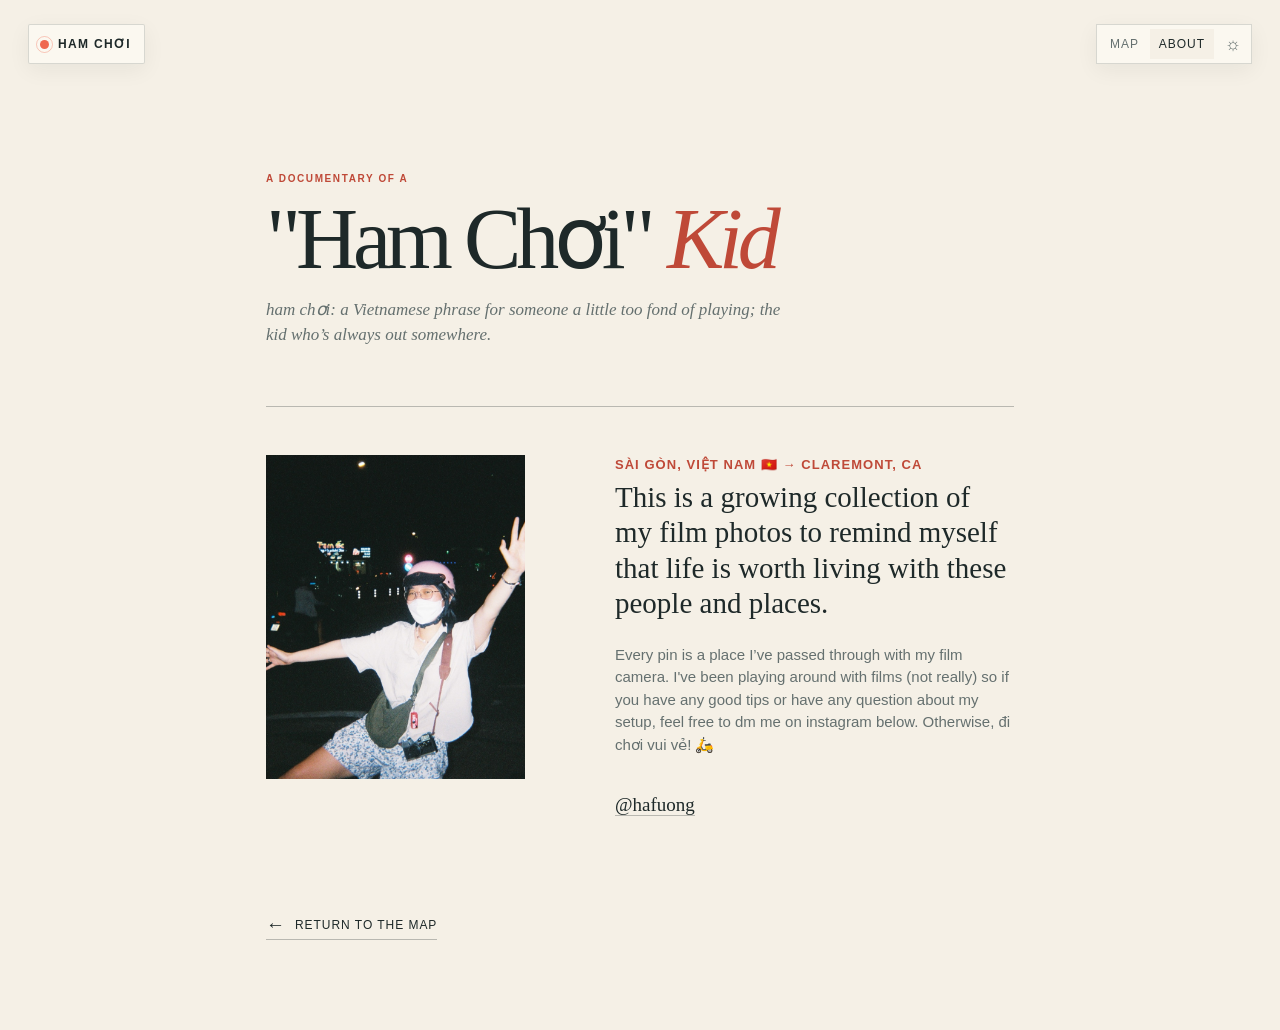
<file: about.html>
<!doctype html>
<html lang="en">
  <head>
    <meta charset="utf-8" />
    <meta name="viewport" content="width=device-width, initial-scale=1" />
    <meta name="description" content="About the person behind Ham Chơi." />
    <title>About — Ham Chơi</title>
    <link rel="icon" type="image/png" href="favicon.png" />

    <!-- Google Analytics (gtag.js). Loads asynchronously; the page works
         normally if it is blocked or fails. Same snippet in index.html. -->
    <script async src="https://www.googletagmanager.com/gtag/js?id=G-5KF8B8BS0E"></script>
    <script>
      window.dataLayer = window.dataLayer || [];
      function gtag(){dataLayer.push(arguments);}
      gtag('js', new Date());

      gtag('config', 'G-5KF8B8BS0E');
    </script>

    <link rel="stylesheet" href="style.css" />
  </head>
  <body class="about-page">
    <nav class="corner-nav" aria-label="Site navigation">
      <a class="wordmark" href="index.html" aria-label="Ham Chơi home">
        <span class="wordmark-mark" aria-hidden="true"></span>
        <span>Ham Chơi</span>
      </a>
      <div class="nav-links">
        <a class="nav-link" href="index.html">Map</a>
        <a class="nav-link is-current" href="about.html">About</a>
        <button class="theme-toggle" type="button" aria-label="Switch colour theme" title="Switch colour theme">
          <span class="theme-icon theme-icon-sun" aria-hidden="true">☼</span>
          <span class="theme-icon theme-icon-moon" aria-hidden="true">◐</span>
        </button>
      </div>
    </nav>

    <main class="about-content">
      <p class="eyebrow">A documentary of a</p>
      <h1>"Ham Chơi" <em>Kid</em></h1>
      <p class="title-note"><em>ham chơi:</em> a Vietnamese phrase for someone a little too fond of playing; the kid who’s always out somewhere.</p>
      <div class="about-rule"></div>
      <div class="about-grid">
        <div class="portrait-frame">
          <img src="photos/portrait.jpg" alt="Portrait of Stefanie" style="width: 100%; height: 100%; object-fit: cover; object-position: 55% 50%;" />
        </div>
        <div class="about-copy">
          <p class="about-greeting">Sài Gòn, Việt Nam <span aria-hidden="true">🇻🇳</span> → Claremont, CA</p>
          <p class="lead">This is a growing collection of my film photos to remind myself that life is worth living with these people and places.</p>
          <p>Every pin is a place I’ve passed through with my film camera. I've been playing around with films (not really) so if you have any good tips or have any question about my setup, feel free to dm me on instagram below. Otherwise, đi chơi vui vẻ! 🛵</p>
          <p class="signature">
            <a href="https://www.instagram.com/_.hafuong._/" target="_blank" rel="noopener">@hafuong</a>
          </p>
        </div>
      </div>
      <a class="back-link" href="index.html"><span aria-hidden="true">←</span> Return to the map</a>
    </main>

    <script>
      // This visit-only theme toggle intentionally does not persist anything.
      const themeToggle = document.querySelector(".theme-toggle");
      let themeOverride = null;
      themeToggle.addEventListener("click", () => {
        themeOverride = themeOverride === "dark" ? "light" : "dark";
        document.documentElement.dataset.theme = themeOverride;
        themeToggle.setAttribute("aria-label", `Use ${themeOverride === "dark" ? "light" : "dark"} colour theme`);
      });
    </script>
  </body>
</html>
</file>
<file: style.css>
/*
 * Ham Chơi shared styling.
 * The map and about page intentionally share the same small visual language.
 */
:root {
  color-scheme: light;
  --paper: #f5f0e6;
  --paper-soft: #fbf8f0;
  --ink: #1e2929;
  --muted: #65706f;
  --hairline: rgba(30, 41, 41, 0.16);
  --hairline-strong: rgba(30, 41, 41, 0.28);
  --accent: #ef694f;
  --accent-deep: #bf4938;
  --panel: rgba(251, 248, 240, 0.97);
  --shadow: 0 18px 60px rgba(24, 36, 36, 0.16);
  --serif: Georgia, "Times New Roman", serif;
  --sans: Inter, ui-sans-serif, -apple-system, BlinkMacSystemFont, "Segoe UI", sans-serif;
}

:root[data-theme="dark"] {
  color-scheme: dark;
  --paper: #1c2424;
  --paper-soft: #222c2b;
  --ink: #e9ece7;
  --muted: #a2aeaa;
  --hairline: rgba(233, 236, 231, 0.15);
  --hairline-strong: rgba(233, 236, 231, 0.3);
  --panel: rgba(28, 36, 36, 0.97);
  --shadow: 0 18px 60px rgba(0, 0, 0, 0.32);
}

* {
  box-sizing: border-box;
}

html,
body {
  margin: 0;
  min-height: 100%;
  background: var(--paper);
  color: var(--ink);
  font-family: var(--sans);
  font-size: 15px;
  line-height: 1.5;
}

button,
a {
  color: inherit;
  font: inherit;
}

a {
  text-decoration: none;
}

button {
  border: 0;
  cursor: pointer;
}

.map-page {
  overflow: hidden;
}

/* Globe intro: a full-screen sheet of paper the wireframe globe unrolls on,
   sitting above everything (lightbox is 1000) until it fades and removes
   itself. globe-intro.js keeps its FADE_MS in sync with the transition. */
.globe-intro {
  align-items: center;
  background: var(--paper);
  cursor: pointer;
  display: flex;
  inset: 0;
  justify-content: center;
  position: fixed;
  transition: opacity 650ms ease;
  z-index: 1200;
}

.globe-intro.is-done {
  opacity: 0;
  pointer-events: none;
}

/* The svg fills the whole viewport; globe-intro.js gives its viewBox the
   same shape, so the drawing is never letterboxed. dvh tracks the real
   visible height on phones, where browser chrome eats into 100vh. */
.globe-intro svg {
  height: 100vh;
  height: 100dvh;
  width: 100vw;
}

.globe-intro path {
  fill: none;
}

.globe-graticule {
  opacity: 0.7;
  stroke: var(--hairline);
}

/* Filled like the Leaflet basemap rather than a wireframe: warm-grey
   water, cream land, faint borders. The .globe-intro prefixes outrank the
   fill: none set on all paths above. */
.globe-intro .globe-sphere {
  fill: #e3e1d4;
  stroke: var(--hairline-strong);
  stroke-width: 1;
}

.globe-intro .globe-countries {
  fill: #faf7ed;
  stroke: #c9c3b2;
  stroke-width: 0.7;
}

:root[data-theme="dark"] .globe-intro .globe-sphere {
  fill: #1e2626;
}

:root[data-theme="dark"] .globe-intro .globe-countries {
  fill: #2b3434;
  stroke: #3d4747;
}

/* The dots match the map's travel markers: accent with a white rim. */
.globe-intro .globe-dots {
  fill: var(--accent);
  stroke: #fff;
  stroke-width: 1.2;
}

/* Place name tags, in the same ink, with a paper-coloured halo so they
   stay readable over the linework. */
.globe-label {
  fill: var(--ink);
  font-family: var(--serif);
  font-size: 12px;
  font-style: italic;
  paint-order: stroke;
  stroke: var(--paper);
  stroke-width: 3;
}

.globe-hint {
  bottom: 26px;
  color: var(--muted);
  font-family: var(--serif);
  font-size: 13px;
  font-style: italic;
  left: 0;
  margin: 0;
  position: absolute;
  right: 0;
  text-align: center;
}

/* Phones map the intro's 800-unit-wide drawing onto a narrow screen, which
   halves the rendered text size — these are viewBox units, not screen px. */
@media (max-width: 639px) {
  .globe-label {
    font-size: 22px;
    stroke-width: 5;
  }
}

/* CSS-level backup for the JS check: reduced-motion visitors go straight
   to the map. */
@media (prefers-reduced-motion: reduce) {
  .globe-intro {
    display: none;
  }
}

#map {
  height: 100vh;
  width: 100%;
  background: var(--paper);
}

.corner-nav {
  align-items: center;
  display: flex;
  gap: 22px;
  justify-content: space-between;
  left: 28px;
  pointer-events: none;
  position: fixed;
  right: 28px;
  top: 24px;
  z-index: 700;
}

.wordmark,
.nav-links,
.nav-link,
.theme-toggle {
  pointer-events: auto;
}

.wordmark {
  align-items: center;
  background: var(--panel);
  border: 1px solid var(--hairline);
  border-radius: 2px;
  box-shadow: 0 6px 22px rgba(20, 32, 32, 0.06);
  display: inline-flex;
  font-size: 12px;
  font-weight: 700;
  gap: 9px;
  letter-spacing: 0.11em;
  padding: 10px 13px 10px 11px;
  text-transform: uppercase;
}

.wordmark-mark {
  background: var(--accent);
  border-radius: 50%;
  display: block;
  height: 9px;
  position: relative;
  width: 9px;
}

.wordmark-mark::after {
  border: 1px solid var(--accent);
  border-radius: 50%;
  content: "";
  inset: -4px;
  opacity: 0.35;
  position: absolute;
}

.nav-links {
  align-items: center;
  background: var(--panel);
  border: 1px solid var(--hairline);
  box-shadow: 0 6px 22px rgba(20, 32, 32, 0.06);
  display: flex;
  gap: 2px;
  padding: 4px;
}

.nav-link {
  color: var(--muted);
  font-size: 12px;
  letter-spacing: 0.08em;
  padding: 6px 9px;
  text-transform: uppercase;
  transition: color 180ms ease, background 180ms ease;
}

.nav-link:hover,
.nav-link.is-current {
  background: var(--paper);
  color: var(--ink);
}

.theme-toggle {
  align-items: center;
  background: transparent;
  color: var(--muted);
  display: flex;
  font-size: 18px;
  height: 28px;
  justify-content: center;
  margin-left: 3px;
  overflow: hidden;
  position: relative;
  width: 28px;
}

.theme-icon {
  line-height: 1;
  position: absolute;
  transition: opacity 180ms ease, transform 180ms ease;
}

.theme-icon-sun {
  opacity: 1;
  transform: translateY(0);
}

.theme-icon-moon {
  opacity: 0;
  transform: translateY(10px);
}

:root[data-theme="dark"] .theme-icon-sun {
  opacity: 0;
  transform: translateY(-10px);
}

:root[data-theme="dark"] .theme-icon-moon {
  opacity: 1;
  transform: translateY(0);
}

:root[data-theme="light"] .theme-icon-sun {
  opacity: 1;
  transform: translateY(0);
}

.leaflet-container {
  background-color: #e6e6e6;
  font-family: var(--sans);
}

:root[data-theme="dark"] .leaflet-container {
  background-color: #242b2b;
}

.leaflet-control-attribution {
  background: color-mix(in srgb, var(--panel) 82%, transparent) !important;
  color: var(--muted);
  font-size: 10px;
}

.leaflet-control-attribution a {
  color: var(--muted);
}

/* Warm the basemap into the site's paper palette, so the map reads as if
   printed on the same cream stock as the rest of the page. Dark mode keeps
   its own untinted night tiles. */
.leaflet-tile-pane {
  filter: sepia(0.24) saturate(0.85) brightness(1.01);
}

:root[data-theme="dark"] .leaflet-tile-pane {
  filter: none;
}

.map-hint {
  background: var(--panel);
  border: 1px solid var(--hairline);
  bottom: 18px;
  box-shadow: var(--shadow);
  color: var(--muted);
  font-family: var(--serif);
  font-size: 13px;
  font-style: italic;
  left: 18px;
  margin: 0;
  max-width: 300px;
  padding: 10px 14px;
  position: fixed;
  z-index: 700;
}

.recent-card {
  background: var(--panel);
  border: 1px solid var(--hairline);
  bottom: 112px;
  box-shadow: var(--shadow);
  left: 18px;
  padding: 12px 14px 8px;
  position: fixed;
  width: 240px;
  z-index: 700;
}

.recent-title {
  color: var(--accent-deep);
  font-size: 10px;
  font-weight: 700;
  letter-spacing: 0.16em;
  margin: 0 0 8px;
  text-transform: uppercase;
}

.recent-item {
  align-items: center;
  background: transparent;
  display: flex;
  gap: 10px;
  padding: 6px 0;
  text-align: left;
  width: 100%;
}

.recent-item img {
  background: linear-gradient(135deg, rgba(239, 105, 79, 0.16), rgba(91, 136, 132, 0.19));
  border: 2px solid #fff;
  box-shadow: 0 1px 4px rgba(21, 37, 37, 0.18);
  height: 40px;
  image-orientation: from-image;
  object-fit: cover;
  width: 40px;
}

.recent-item img.is-missing {
  visibility: hidden;
}

.recent-text {
  display: grid;
  gap: 1px;
  min-width: 0;
}

.recent-place {
  color: var(--ink);
  font-family: var(--serif);
  font-size: 14px;
  line-height: 1.2;
  overflow: hidden;
  text-overflow: ellipsis;
  white-space: nowrap;
}

.recent-date {
  color: var(--muted);
  font-size: 11px;
}

.recent-item:hover .recent-place {
  color: var(--accent-deep);
}

@media (max-width: 767px) {
  /* Phones: the bottom edge belongs to the tip card and the photo panel,
     so Recently tucks under the logo instead. */
  .recent-card {
    bottom: auto;
    left: 12px;
    top: 64px;
    width: 200px;
  }

  .recent-card .recent-item img {
    height: 34px;
    width: 34px;
  }
}

.travel-marker {
  background: var(--accent);
  border: 3px solid #fff;
  border-radius: 50%;
  box-shadow: 0 2px 8px rgba(21, 37, 37, 0.24);
  pointer-events: none;
  transition: transform 180ms ease, fill 180ms ease;
}

.travel-marker-target {
  pointer-events: all;
}

/* No focus ring after a mouse click; keyboard focus keeps its outline. */
.leaflet-interactive:focus:not(:focus-visible) {
  outline: none;
}

.travel-marker.is-hovered,
.travel-marker.is-active {
  fill: var(--accent-deep);
  transform-box: fill-box;
  transform-origin: center;
  transform: scale(1.28);
}

.travel-marker.is-active {
  box-shadow: 0 0 0 5px rgba(239, 105, 79, 0.24), 0 3px 10px rgba(21, 37, 37, 0.3);
}

/* Emoji or image markers (place.icon in data.js). The outer div is
   positioned by Leaflet, so hover scaling happens on the inner element only. */
.travel-marker-icon {
  align-items: center;
  display: flex;
  font-size: 27px;
  justify-content: center;
  line-height: 1;
  pointer-events: none;
  text-shadow: 0 2px 8px rgba(21, 37, 37, 0.24);
}

.travel-marker-icon span,
.travel-marker-icon img {
  display: block;
  transition: transform 180ms ease;
}

/* --zoom-scale is set by app.js as the map zooms, so the picture follows
   the zoom instead of staying one size like the dots. */
.travel-marker-icon img {
  filter: drop-shadow(0 2px 4px rgba(21, 37, 37, 0.24));
  height: 100%;
  transform: scale(var(--zoom-scale, 1));
  width: 100%;
}

.travel-marker-icon.is-hovered span {
  transform: scale(1.28);
}

.travel-marker-icon.is-hovered img {
  transform: scale(calc(var(--zoom-scale, 1) * 1.28));
}

.leaflet-tooltip.start-bubble {
  background: transparent;
  border: 0;
  box-shadow: none;
  color: var(--accent-deep);
  font-family: var(--serif);
  font-size: 14px;
  font-style: italic;
  padding: 0;
  pointer-events: none;
}

.leaflet-tooltip.start-bubble::before {
  display: none;
}

.leaflet-tooltip.start-bubble span {
  display: block;
  text-shadow: 0 0 8px var(--paper), 0 1px 2px var(--paper);
}

:root[data-theme="dark"] .leaflet-tooltip.start-bubble {
  color: var(--accent);
}

@media (prefers-reduced-motion: no-preference) {
  .leaflet-tooltip.start-bubble span {
    animation: start-bob 2.4s ease-in-out infinite;
  }
}

@keyframes start-bob {
  0%,
  100% {
    transform: translateY(0);
  }

  50% {
    transform: translateY(-5px);
  }
}

.leaflet-tooltip {
  background: var(--ink);
  border: 0;
  border-radius: 1px;
  box-shadow: none;
  color: var(--paper);
  font-size: 12px;
  padding: 6px 8px;
  pointer-events: none;
}

.leaflet-tooltip::before {
  border-right-color: var(--ink);
}

.place-panel {
  background: var(--panel);
  bottom: 0;
  box-shadow: var(--shadow);
  max-width: 100%;
  opacity: 0;
  overflow: hidden;
  pointer-events: none;
  position: fixed;
  right: 0;
  top: 0;
  transform: translateX(100%);
  transition: opacity 220ms ease, transform 320ms cubic-bezier(0.22, 1, 0.36, 1);
  width: min(420px, 100vw);
  z-index: 800;
}

.place-panel.is-open {
  opacity: 1;
  pointer-events: auto;
  transform: translateX(0);
}

.panel-inner {
  height: 100%;
  overflow-y: auto;
  padding: 112px 30px 38px;
}

.panel-header {
  align-items: flex-start;
  border-bottom: 1px solid var(--hairline);
  display: flex;
  gap: 16px;
  justify-content: space-between;
  padding-bottom: 22px;
}

.eyebrow {
  color: var(--accent-deep);
  font-size: 10px;
  font-weight: 700;
  letter-spacing: 0.16em;
  margin: 0 0 12px;
  text-transform: uppercase;
}

.panel-header h1 {
  font-family: var(--serif);
  font-size: clamp(28px, 5vw, 38px);
  font-weight: 400;
  letter-spacing: -0.04em;
  line-height: 1.05;
  margin: 0;
}

.place-summary {
  color: var(--muted);
  font-size: 12px;
  margin: 13px 0 0;
}

.icon-button {
  align-items: center;
  background: transparent;
  color: var(--muted);
  display: inline-flex;
  font-size: 27px;
  font-weight: 300;
  height: 34px;
  justify-content: center;
  line-height: 1;
  transition: color 180ms ease, transform 180ms ease;
  width: 34px;
}

.icon-button:hover {
  color: var(--ink);
  transform: rotate(90deg);
}

.photo-days {
  margin-top: 12px;
}

.photo-day {
  margin-top: 22px;
}

.photo-day-header {
  align-items: center;
  border-top: 1px solid var(--hairline);
  display: flex;
  justify-content: space-between;
  padding-top: 12px;
}

.photo-day-header .photo-date {
  margin: 0;
}

.day-nav {
  align-items: center;
  display: flex;
  gap: 2px;
}

.day-nav .strip-counter {
  font-size: 13px;
  margin-right: 6px;
}

.photo-strip {
  display: flex;
  gap: 14px;
  margin-top: 12px;
  overflow-x: auto;
  overscroll-behavior-x: contain;
  scroll-snap-type: x mandatory;
  scrollbar-width: none;
}

.photo-strip::-webkit-scrollbar {
  display: none;
}

.photo-strip .photo-entry {
  flex: 0 0 100%;
  scroll-snap-align: start;
}

.photo-strip .empty-state {
  flex: 0 0 100%;
}

.strip-counter {
  color: var(--muted);
  font-family: var(--serif);
  font-size: 15px;
  font-style: italic;
  margin: 0;
}

.strip-arrow {
  background: transparent;
  color: var(--muted);
  font-size: 18px;
  padding: 4px 10px;
  transition: color 180ms ease;
}

.strip-arrow:hover:not(:disabled) {
  color: var(--accent-deep);
}

.strip-arrow:disabled {
  cursor: default;
  opacity: 0.35;
}

.view-all {
  background: transparent;
  border: 1px solid var(--hairline-strong);
  color: var(--ink);
  display: block;
  font-size: 10px;
  font-weight: 700;
  letter-spacing: 0.16em;
  margin-top: 16px;
  padding: 11px 14px;
  text-transform: uppercase;
  transition: border-color 180ms ease, color 180ms ease;
  width: 100%;
}

.view-all:hover {
  border-color: var(--accent-deep);
  color: var(--accent-deep);
}

.photo-entry {
  animation: photo-in 420ms both;
  animation-delay: calc(var(--photo-index) * 55ms);
}

@keyframes photo-in {
  from {
    opacity: 0;
    transform: translateY(8px);
  }
  to {
    opacity: 1;
    transform: translateY(0);
  }
}

.photo-image-wrap {
  background: linear-gradient(135deg, rgba(239, 105, 79, 0.16), rgba(91, 136, 132, 0.19));
  /* A thin white mat and soft shadow, like a print laid on paper. Prints
     stay white-bordered in dark mode too — that's what makes them prints. */
  border: 5px solid #fff;
  box-shadow: 0 2px 10px rgba(21, 37, 37, 0.16);
  overflow: hidden;
  position: relative;
}

/* Only a missing photo needs a guaranteed box for its placeholder text;
   a loaded photo sizes its own card exactly. */
.photo-image-wrap:has(img.is-missing) {
  min-height: 170px;
}

.photo-image-wrap::after {
  color: var(--muted);
  content: "Add this image to photos/";
  font-size: 11px;
  left: 50%;
  letter-spacing: 0.04em;
  position: absolute;
  text-align: center;
  top: 50%;
  transform: translate(-50%, -50%);
  white-space: nowrap;
  z-index: 0;
}

.photo-image-wrap img {
  /* Never cropped: photos keep their full frame. Tall photos stop growing
     at the height cap and sit centred on the white mat instead. */
  background: #fff;
  display: block;
  height: auto;
  image-orientation: from-image;
  max-height: 460px;
  object-fit: contain;
  position: relative;
  width: 100%;
  z-index: 1;
}

.photo-image-wrap img.is-missing {
  visibility: hidden;
}

.photo-details {
  padding-top: 10px;
}

.photo-date {
  color: var(--accent-deep);
  font-size: 10px;
  font-weight: 700;
  letter-spacing: 0.12em;
  margin: 0 0 4px;
  text-transform: uppercase;
}

.photo-caption {
  color: var(--ink);
  font-family: var(--serif);
  font-size: 18px;
  line-height: 1.25;
  margin: 0;
}

.note-link {
  background: transparent;
  color: var(--accent-deep);
  display: block;
  font-family: var(--serif);
  font-size: 14px;
  font-style: italic;
  margin-top: 8px;
  padding: 0;
  text-align: left;
  transition: color 180ms ease;
}

.note-link:hover {
  color: var(--accent);
}

.note-view {
  background: var(--paper);
  inset: 0;
  opacity: 0;
  overflow-y: auto;
  overscroll-behavior: contain;
  pointer-events: none;
  position: fixed;
  transition: opacity 220ms ease;
  z-index: 950;
}

.note-view.is-open {
  opacity: 1;
  pointer-events: auto;
}

.note-inner {
  margin: 0 auto;
  max-width: 640px;
  padding: 56px clamp(20px, 5vw, 40px) 90px;
}

.note-close {
  position: fixed;
  right: 20px;
  top: 16px;
}

.note-photo {
  margin: 0 0 30px;
}

.note-photo img {
  display: block;
  image-orientation: from-image;
  margin: 0 auto;
  max-height: 72vh;
  max-width: 100%;
}

.note-view h2 {
  font-family: var(--serif);
  font-size: clamp(24px, 3.4vw, 32px);
  font-weight: 400;
  margin: 4px 0 22px;
}

.note-body p {
  color: var(--ink);
  font-family: var(--serif);
  font-size: 17px;
  line-height: 1.75;
  margin: 0 0 1.2em;
}

.empty-state {
  border: 1px dashed var(--hairline-strong);
  color: var(--muted);
  font-size: 13px;
  padding: 24px 18px;
  text-align: center;
}

.panel-handle {
  display: none;
}

.gallery {
  background: var(--paper);
  inset: 0;
  opacity: 0;
  overflow-y: auto;
  overscroll-behavior: contain;
  pointer-events: none;
  position: fixed;
  transition: opacity 220ms ease;
  z-index: 900;
}

.gallery.is-open {
  opacity: 1;
  pointer-events: auto;
}

.gallery-inner {
  margin: 0 auto;
  max-width: 1280px;
  padding: 48px clamp(20px, 5vw, 64px) 72px;
}

.gallery-header {
  align-items: start;
  border-bottom: 1px solid var(--hairline-strong);
  display: flex;
  justify-content: space-between;
  margin-bottom: 34px;
  padding-bottom: 22px;
}

.gallery-header h2 {
  font-family: var(--serif);
  font-size: clamp(26px, 4vw, 38px);
  font-weight: 400;
  margin: 6px 0 0;
}

.gallery-grid {
  display: grid;
  gap: 42px 26px;
  grid-template-columns: repeat(auto-fill, minmax(240px, 1fr));
}

@media (max-width: 767px) {
  .gallery-grid {
    gap: 30px 16px;
    grid-template-columns: repeat(auto-fill, minmax(150px, 1fr));
  }
}

.lightbox {
  align-items: center;
  background: rgba(13, 20, 20, 0.91);
  display: flex;
  inset: 0;
  justify-content: center;
  opacity: 0;
  pointer-events: none;
  position: fixed;
  transition: opacity 220ms ease;
  z-index: 1000;
}

.lightbox.is-open {
  opacity: 1;
  pointer-events: auto;
}

.lightbox-content {
  max-width: min(78vw, 920px);
  position: relative;
}

.lightbox-image-wrap {
  align-items: center;
  background: #273333;
  display: flex;
  justify-content: center;
  min-height: 230px;
  min-width: min(62vw, 650px);
  position: relative;
}

.lightbox-image-wrap img {
  display: block;
  image-orientation: from-image;
  max-height: 72vh;
  max-width: 78vw;
  object-fit: contain;
}

.lightbox-image-wrap img.is-missing {
  display: none;
}

.lightbox-missing {
  color: #d7dfdb;
  font-size: 13px;
  line-height: 1.6;
  padding: 70px 60px;
  text-align: center;
}

.lightbox-missing span {
  color: #9daaa5;
  font-size: 11px;
}

.lightbox-caption {
  color: #eef1ec;
  padding-top: 14px;
}

.lightbox-caption p {
  color: #e9836f;
  font-size: 10px;
  font-weight: 700;
  letter-spacing: 0.13em;
  margin: 0 0 5px;
  text-transform: uppercase;
}

.lightbox-caption h2 {
  font-family: var(--serif);
  font-size: 21px;
  font-weight: 400;
  line-height: 1.2;
  margin: 0;
}

.lightbox-close {
  color: #d8e0dc;
  position: absolute;
  right: 28px;
  top: 22px;
}

.lightbox-close:hover {
  color: #fff;
}

.lightbox-arrow {
  background: transparent;
  color: #d8e0dc;
  font-size: 34px;
  font-weight: 300;
  height: 60px;
  margin: 0 clamp(10px, 4vw, 60px);
  transition: color 180ms ease, transform 180ms ease;
  width: 45px;
}

.lightbox-arrow:hover {
  color: #fff;
  transform: scale(1.12);
}

.lightbox-arrow:disabled {
  cursor: default;
  opacity: 0.3;
}

/* About page */
.about-page {
  min-height: 100vh;
}

.about-content {
  margin: 0 auto;
  max-width: 820px;
  padding: 19vh 36px 90px;
}

.about-content h1 {
  font-family: var(--serif);
  font-size: clamp(46px, 8vw, 86px);
  font-weight: 400;
  letter-spacing: -0.06em;
  line-height: 0.96;
  margin: 0;
}

.about-content h1 em {
  color: var(--accent-deep);
  font-style: italic;
}

.title-note {
  color: var(--muted);
  font-family: var(--serif);
  font-size: 17px;
  font-style: italic;
  margin: 16px 0 0;
  max-width: 520px;
}

.about-rule {
  border-top: 1px solid var(--hairline-strong);
  margin: 58px 0 48px;
  width: 100%;
}

.about-grid {
  align-items: start;
  display: grid;
  gap: clamp(28px, 7vw, 90px);
  grid-template-columns: minmax(160px, 0.65fr) 1fr;
}

.portrait-frame {
  align-items: center;
  aspect-ratio: 4 / 5;
  background: linear-gradient(145deg, rgba(239, 105, 79, 0.35), rgba(91, 136, 132, 0.38));
  color: var(--ink);
  display: flex;
  font-family: var(--serif);
  font-size: 20px;
  justify-content: center;
  line-height: 1.1;
  text-align: center;
}

.about-copy {
  color: var(--muted);
  max-width: 440px;
}

.about-copy p {
  margin: 0 0 22px;
}

.about-copy .about-greeting {
  color: var(--accent-deep);
  font-size: 13px;
  font-weight: 700;
  letter-spacing: 0.08em;
  margin: 0 0 6px;
  text-transform: uppercase;
}

.about-copy .lead {
  color: var(--ink);
  font-family: var(--serif);
  font-size: clamp(22px, 3vw, 29px);
  line-height: 1.22;
}

.about-copy .signature {
  color: var(--ink);
  font-family: var(--serif);
  font-size: 19px;
  margin-top: 35px;
}

.about-copy .signature a {
  border-bottom: 1px solid var(--hairline-strong);
  transition: color 0.2s ease, border-color 0.2s ease;
}

.about-copy .signature a:hover,
.about-copy .signature a:focus-visible {
  border-bottom-color: currentColor;
  color: var(--accent);
}

.back-link {
  align-items: center;
  border-bottom: 1px solid var(--hairline-strong);
  display: inline-flex;
  font-size: 12px;
  gap: 9px;
  letter-spacing: 0.08em;
  margin-top: 74px;
  padding-bottom: 5px;
  text-transform: uppercase;
  transition: color 180ms ease, border-color 180ms ease;
}

.back-link:hover {
  border-color: var(--accent);
  color: var(--accent-deep);
}

.back-link span {
  font-size: 19px;
  line-height: 0.5;
}

@media (max-width: 767px) {
  .corner-nav {
    left: 14px;
    right: 14px;
    top: 14px;
  }

  .wordmark {
    font-size: 10px;
    padding: 8px 10px 8px 9px;
  }

  .nav-links {
    padding: 3px;
  }

  .nav-link {
    font-size: 10px;
    padding: 5px 7px;
  }

  .place-panel {
    border-radius: 15px 15px 0 0;
    height: 70vh;
    top: auto;
    transform: translateY(100%);
    width: 100%;
  }

  .place-panel.is-open {
    transform: translateY(0);
  }

  .panel-handle {
    background: var(--hairline-strong);
    border-radius: 10px;
    display: block;
    height: 4px;
    left: calc(50% - 21px);
    position: absolute;
    top: 10px;
    width: 42px;
  }

  .panel-inner {
    padding: 38px 20px 30px;
  }

  .panel-header {
    padding-bottom: 17px;
  }

  .panel-header h1 {
    font-size: 31px;
  }

  .photo-strip {
    margin-top: 10px;
  }

  .photo-image-wrap:has(img.is-missing) {
    min-height: 145px;
  }

  .travel-marker {
    border-width: 3px;
  }

  .lightbox-content {
    max-width: 84vw;
  }

  .lightbox-image-wrap {
    min-width: 84vw;
  }

  .lightbox-image-wrap img {
    max-width: 84vw;
  }

  .lightbox-arrow {
    bottom: 24px;
    font-size: 28px;
    margin: 0;
    position: absolute;
    z-index: 2;
  }

  .lightbox-prev {
    left: 18px;
  }

  .lightbox-next {
    right: 18px;
  }

  .lightbox-caption {
    padding: 14px 4px 0;
  }

  .about-content {
    padding: 140px 24px 64px;
  }

  .about-content h1 {
    font-size: clamp(46px, 14vw, 72px);
  }

  .about-rule {
    margin: 40px 0 32px;
  }

  .about-grid {
    grid-template-columns: 1fr;
  }

  .portrait-frame {
    max-width: 210px;
  }

  .back-link {
    margin-top: 45px;
  }
}

/* Private admin tool */
.admin-page {
  background: var(--paper);
  min-height: 100vh;
}

.admin-shell {
  margin: 0 auto;
  max-width: 1280px;
  padding: 116px 32px 70px;
}

.admin-heading {
  align-items: end;
  border-bottom: 1px solid var(--hairline-strong);
  display: flex;
  gap: 32px;
  justify-content: space-between;
  padding-bottom: 30px;
}

.admin-heading h1 {
  font-family: var(--serif);
  font-size: clamp(42px, 6vw, 74px);
  font-weight: 400;
  letter-spacing: -0.06em;
  line-height: 0.95;
  margin: 0;
}

.admin-heading h1 em {
  color: var(--accent-deep);
  font-style: italic;
}

.private-notice {
  color: var(--accent-deep);
  font-size: 10px;
  font-weight: 700;
  letter-spacing: 0.13em;
  line-height: 1.5;
  margin: 0;
  max-width: 210px;
  text-align: right;
  text-transform: uppercase;
}

.admin-layout {
  align-items: start;
  display: grid;
  gap: 30px;
  grid-template-columns: minmax(0, 1.55fr) minmax(290px, 0.75fr);
  margin-top: 30px;
}

.admin-main,
.admin-aside {
  display: grid;
  gap: 24px;
}

.admin-card {
  background: var(--panel);
  border: 1px solid var(--hairline);
  box-shadow: 0 8px 24px rgba(20, 32, 32, 0.04);
  padding: 24px;
}

.admin-card h2 {
  font-family: var(--serif);
  font-size: 25px;
  font-weight: 400;
  letter-spacing: -0.035em;
  margin: 0;
}

.admin-card h3 {
  font-size: 11px;
  letter-spacing: 0.12em;
  margin: 0;
  text-transform: uppercase;
}

.admin-card-header {
  align-items: start;
  display: flex;
  gap: 16px;
  justify-content: space-between;
  margin-bottom: 18px;
}

.admin-card-header p,
.admin-intro,
.admin-help {
  color: var(--muted);
  font-size: 12px;
  margin: 6px 0 0;
}

.dropzone {
  align-items: center;
  border: 1px dashed var(--hairline-strong);
  cursor: pointer;
  display: flex;
  flex-direction: column;
  justify-content: center;
  min-height: 170px;
  padding: 24px;
  text-align: center;
  transition: background 180ms ease, border-color 180ms ease;
}

.dropzone:hover,
.dropzone.is-dragging {
  background: rgba(239, 105, 79, 0.08);
  border-color: var(--accent);
}

.dropzone strong {
  font-family: var(--serif);
  font-size: 23px;
  font-weight: 400;
}

.dropzone span {
  color: var(--muted);
  font-size: 12px;
  margin-top: 7px;
}

.button-row {
  align-items: center;
  display: flex;
  flex-wrap: wrap;
  gap: 9px;
}

.admin-button {
  background: var(--ink);
  border: 1px solid var(--ink);
  color: var(--paper-soft);
  font-size: 11px;
  letter-spacing: 0.08em;
  padding: 10px 13px;
  text-transform: uppercase;
  transition: background 180ms ease, border-color 180ms ease, color 180ms ease;
}

.admin-button:hover {
  background: var(--accent);
  border-color: var(--accent);
  color: #fff;
}

.admin-button.secondary {
  background: transparent;
  border-color: var(--hairline-strong);
  color: var(--ink);
}

.admin-button.secondary:hover {
  border-color: var(--accent);
  color: var(--accent-deep);
}

.admin-button.small {
  font-size: 10px;
  padding: 7px 9px;
}

.admin-button:disabled {
  cursor: not-allowed;
  opacity: 0.42;
}

.file-input {
  display: none;
}

.setting-grid {
  display: grid;
  gap: 12px 18px;
  grid-template-columns: repeat(2, minmax(0, 1fr));
  margin-top: 20px;
}

.setting-grid .wide {
  grid-column: 1 / -1;
}

.check-row {
  align-items: center;
  border-top: 1px solid var(--hairline);
  display: flex;
  gap: 9px;
  padding-top: 14px;
}

.check-row label {
  font-size: 12px;
}

.check-row input,
.photo-check input {
  accent-color: var(--accent);
}

.mode-status {
  align-items: start;
  background: rgba(91, 136, 132, 0.1);
  border-left: 3px solid #5b8884;
  color: var(--ink);
  display: flex;
  font-size: 12px;
  gap: 10px;
  line-height: 1.45;
  padding: 11px 12px;
}

.mode-status strong {
  display: block;
  font-size: 10px;
  letter-spacing: 0.1em;
  margin-bottom: 2px;
  text-transform: uppercase;
}

.warning-list {
  display: grid;
  gap: 8px;
  margin-top: 18px;
}

.warning {
  background: rgba(239, 105, 79, 0.09);
  border-left: 3px solid var(--accent);
  color: var(--ink);
  font-size: 12px;
  padding: 10px 12px;
}

.warning strong {
  display: block;
  font-size: 10px;
  letter-spacing: 0.08em;
  margin-bottom: 2px;
  text-transform: uppercase;
}

.group-list {
  display: grid;
  gap: 18px;
}

.group-list:empty::before {
  color: var(--muted);
  content: "Imported photo groups will appear here.";
  font-size: 12px;
  padding: 12px 0;
}

.group-card {
  border: 1px solid var(--hairline);
  min-width: 0;
  padding: 17px;
  transition: border-color 180ms ease, background 180ms ease;
}

.group-card.is-drop-target {
  background: rgba(239, 105, 79, 0.06);
  border-color: var(--accent);
}

.group-header {
  align-items: start;
  display: grid;
  gap: 14px;
  grid-template-columns: minmax(0, 1fr) auto;
}

.group-title-input {
  background: transparent;
  border: 0;
  border-bottom: 1px dashed var(--hairline-strong);
  color: var(--ink);
  cursor: text;
  font-family: var(--serif);
  font-size: 25px;
  outline: 0;
  padding: 0 0 5px;
  transition: border-color 180ms ease;
  width: 100%;
}

.group-title-input:hover {
  border-bottom-color: var(--accent-deep);
}

.group-title-input:focus {
  border-bottom-color: var(--accent);
  border-bottom-style: solid;
}

.rename-hint {
  color: var(--accent-deep);
  font-size: 12px;
  margin: 8px 0 0;
}

.group-actions {
  align-items: center;
  display: flex;
  flex-wrap: wrap;
  gap: 7px;
  justify-content: end;
}

.group-actions select,
.load-actions select {
  background: var(--paper);
  border: 1px solid var(--hairline);
  color: var(--muted);
  font-size: 10px;
  max-width: 150px;
  padding: 7px;
}

.group-coords {
  display: grid;
  gap: 9px;
  grid-template-columns: repeat(2, minmax(0, 1fr));
  margin: 15px 0 17px;
  max-width: 360px;
}

.place-search {
  display: flex;
  gap: 8px;
  margin: 0 0 8px;
  max-width: 360px;
}

.place-search input {
  background: var(--paper-soft);
  border: 1px solid var(--hairline);
  color: var(--ink);
  flex: 1;
  font: inherit;
  min-width: 0;
  padding: 7px 9px;
}

.place-search-results {
  display: grid;
  gap: 4px;
  font-size: 12px;
  margin: 0 0 14px;
  max-width: 360px;
}

.place-search-result {
  background: var(--paper-soft);
  border: 1px solid var(--hairline);
  color: var(--ink);
  cursor: pointer;
  padding: 7px 9px;
  text-align: left;
  transition: border-color 180ms ease;
}

.place-search-result:hover {
  border-color: var(--accent-deep);
}

.field {
  color: var(--muted);
  display: block;
  font-size: 10px;
  letter-spacing: 0.08em;
  position: relative;
  text-transform: uppercase;
}

.field::after {
  color: var(--accent);
  content: "";
  height: 5px;
  opacity: 0;
  position: absolute;
  right: 7px;
  top: 7px;
  width: 5px;
}

.field.is-changed::after {
  background: var(--accent);
  border-radius: 50%;
  opacity: 1;
}

.field input,
.field textarea {
  background: var(--paper-soft);
  border: 1px solid var(--hairline);
  color: var(--ink);
  display: block;
  font: inherit;
  letter-spacing: 0;
  margin-top: 5px;
  outline: 0;
  padding: 8px 9px;
  text-transform: none;
  width: 100%;
}

.field input:focus,
.field textarea:focus {
  border-color: var(--accent);
}

.field textarea {
  min-height: 46px;
  resize: vertical;
}

.group-drop-note {
  border-top: 1px dashed var(--hairline);
  color: var(--muted);
  font-size: 10px;
  margin-top: 16px;
  padding-top: 9px;
}

.photo-grid {
  display: grid;
  gap: 12px;
  grid-template-columns: repeat(auto-fill, minmax(200px, 1fr));
}

.photo-card {
  background: var(--paper-soft);
  border: 1px solid var(--hairline);
  cursor: grab;
  min-width: 0;
  padding: 9px;
}

.photo-card:active {
  cursor: grabbing;
}

.photo-card.is-dragging {
  opacity: 0.45;
}

.admin-thumb {
  align-items: center;
  aspect-ratio: 4 / 3;
  background: linear-gradient(135deg, rgba(239, 105, 79, 0.14), rgba(91, 136, 132, 0.18));
  display: flex;
  justify-content: center;
  overflow: hidden;
  position: relative;
}

.admin-thumb img {
  height: 100%;
  image-orientation: from-image;
  object-fit: cover;
  transition: transform 180ms ease;
  width: 100%;
}

.admin-thumb.is-placeholder::after {
  color: var(--muted);
  content: "Preview unavailable";
  font-size: 10px;
  position: absolute;
}

.photo-filename {
  color: var(--muted);
  font-size: 10px;
  margin: 8px 0;
  overflow: hidden;
  text-overflow: ellipsis;
  white-space: nowrap;
}

.photo-fields {
  display: grid;
  gap: 8px;
}

.photo-meta-grid {
  display: grid;
  gap: 8px;
  grid-template-columns: 1fr 1fr;
}

.photo-actions {
  align-items: center;
  border-top: 1px solid var(--hairline);
  display: flex;
  flex-wrap: wrap;
  gap: 5px;
  margin-top: 9px;
  padding-top: 9px;
}

.photo-action {
  background: transparent;
  border: 1px solid var(--hairline);
  color: var(--muted);
  font-size: 11px;
  padding: 5px 7px;
}

.photo-action:hover {
  border-color: var(--accent);
  color: var(--accent-deep);
}

.photo-check {
  align-items: center;
  color: var(--muted);
  display: flex;
  font-size: 10px;
  gap: 5px;
  margin-left: auto;
}

.existing-section {
  border-top: 1px solid var(--hairline-strong);
  margin-top: 32px;
  padding-top: 28px;
}

.existing-section > .admin-card-header {
  margin-bottom: 18px;
}

.load-panel textarea {
  font-family: "SFMono-Regular", Consolas, monospace;
  min-height: 150px;
  width: 100%;
}

.load-actions {
  align-items: center;
  display: flex;
  flex-wrap: wrap;
  gap: 9px;
  margin-top: 12px;
}

.load-status {
  color: var(--muted);
  font-size: 11px;
  margin: 10px 0 0;
}

.load-status.is-error {
  color: var(--accent-deep);
}

.orphan-list {
  color: var(--muted);
  font-size: 12px;
  line-height: 1.6;
  margin: 12px 0 0;
}

.orphan-list ul {
  margin: 8px 0 0;
  padding-left: 18px;
}

.empty-admin {
  color: var(--muted);
  font-size: 12px;
  line-height: 1.6;
}

.admin-footer-note {
  color: var(--muted);
  font-size: 11px;
  line-height: 1.6;
  margin: 26px 0 0;
}

@media (max-width: 900px) {
  .admin-layout {
    grid-template-columns: 1fr;
  }

  .admin-aside {
    grid-template-columns: repeat(2, minmax(0, 1fr));
  }
}

@media (max-width: 620px) {
  .admin-shell {
    padding: 94px 16px 48px;
  }

  .admin-heading {
    align-items: start;
    display: block;
  }

  .private-notice {
    margin-top: 16px;
    max-width: none;
    text-align: left;
  }

  .admin-card {
    padding: 17px;
  }

  .admin-aside {
    grid-template-columns: 1fr;
  }

  .setting-grid,
  .group-coords {
    grid-template-columns: 1fr;
  }

  .setting-grid .wide {
    grid-column: auto;
  }

  .group-header {
    display: block;
  }

  .group-actions {
    justify-content: start;
    margin-top: 13px;
  }
}
</file>
